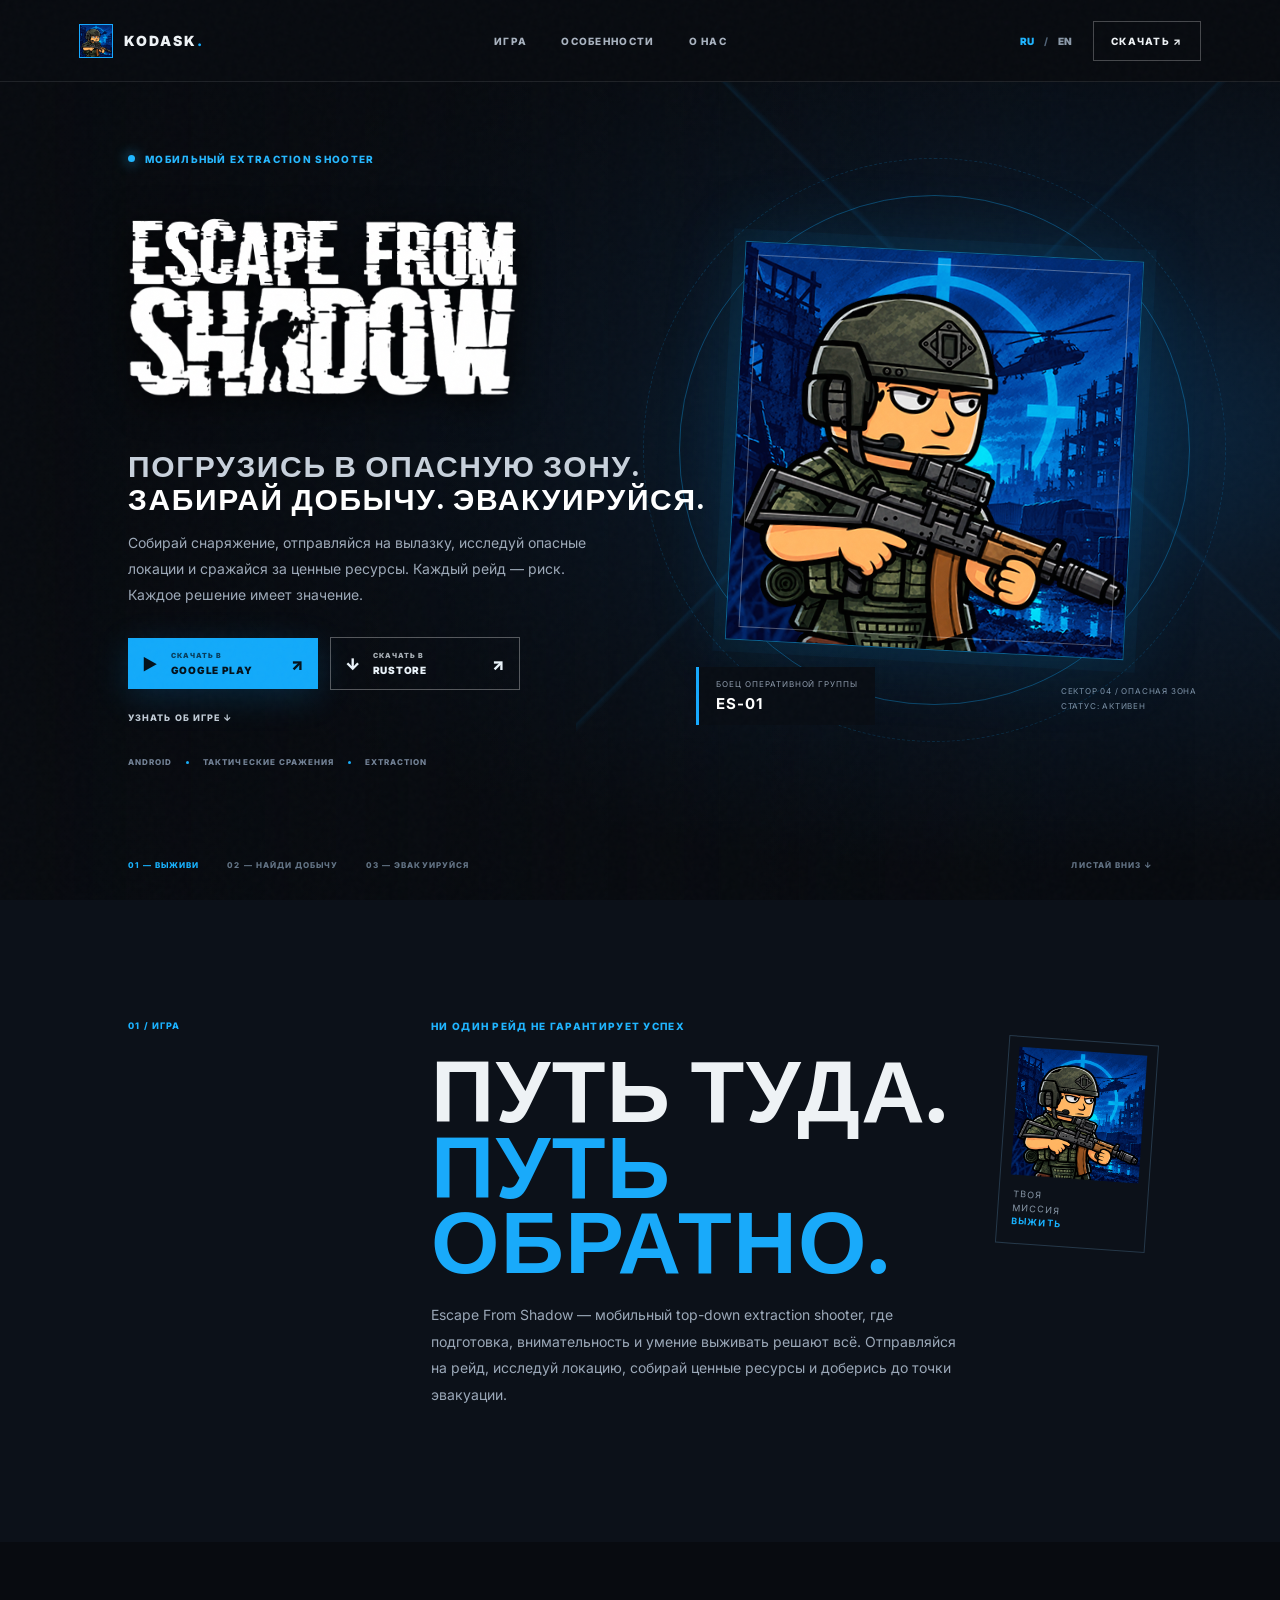
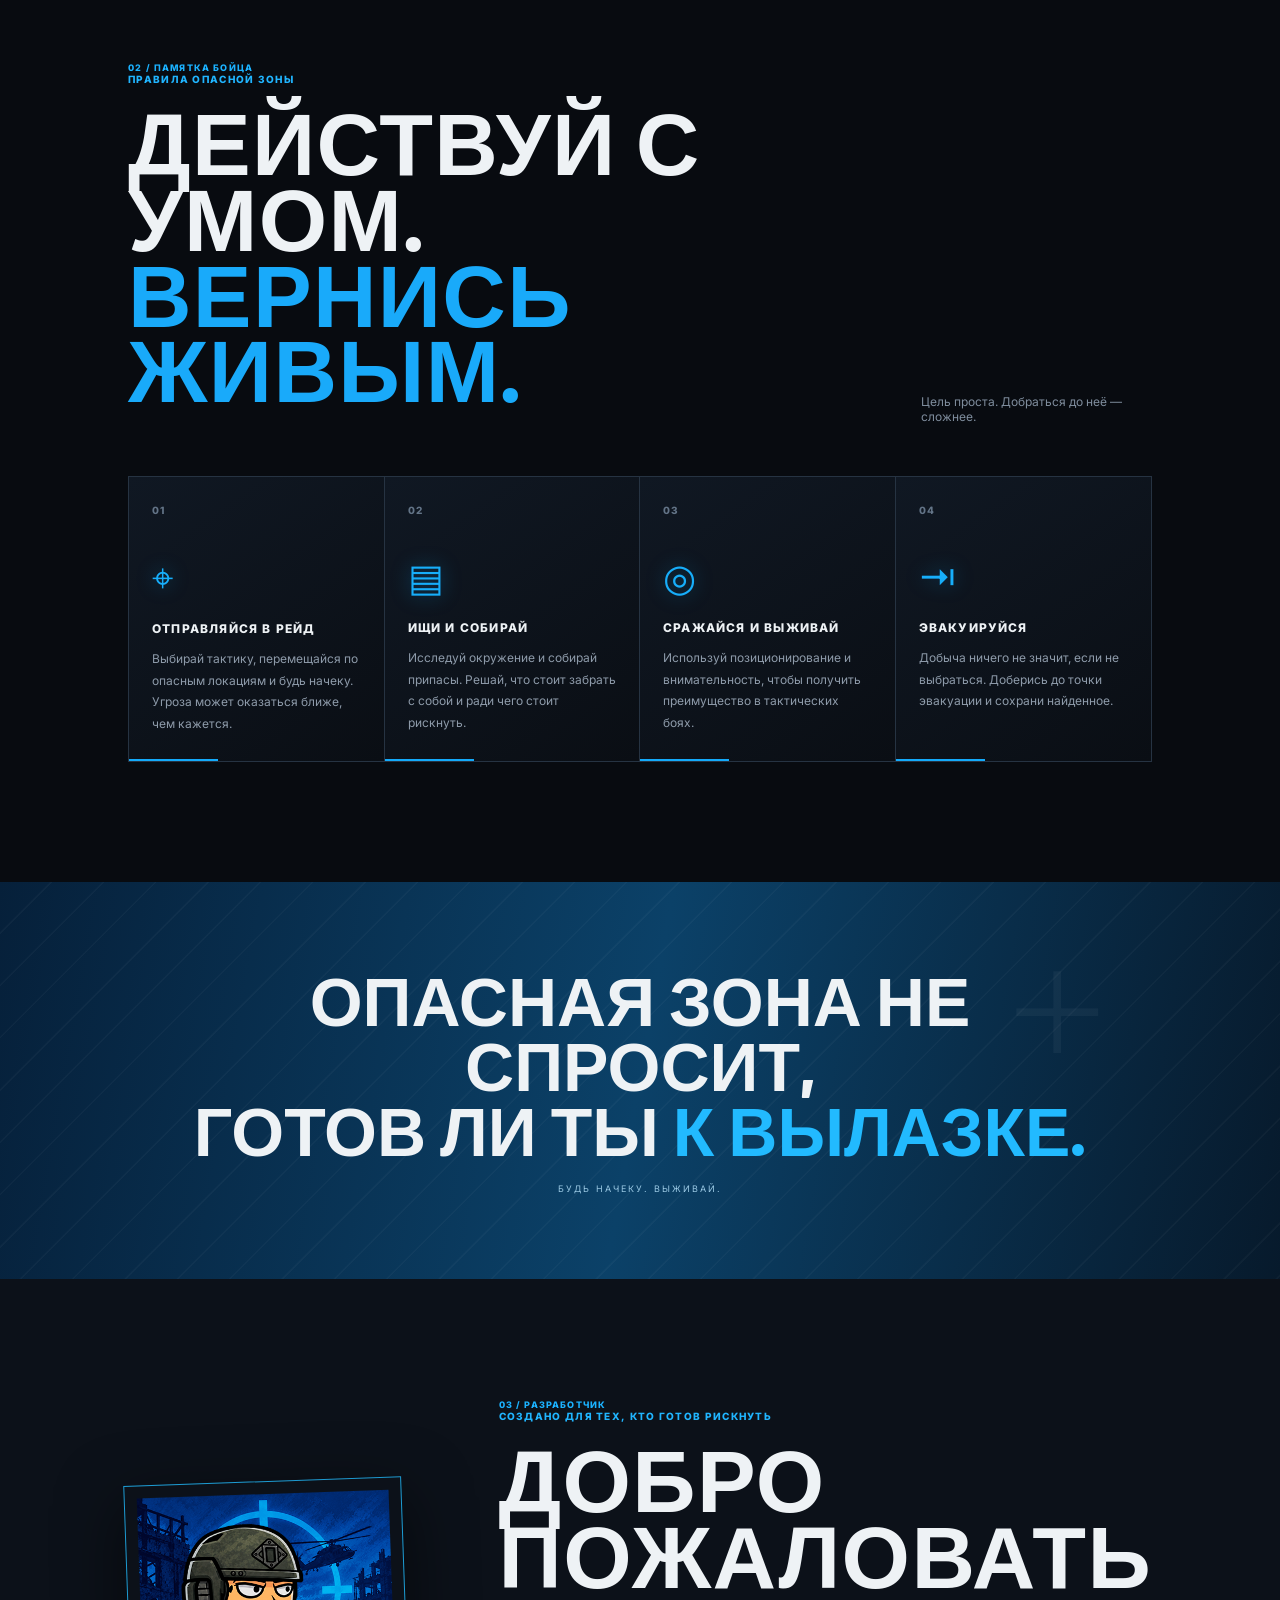
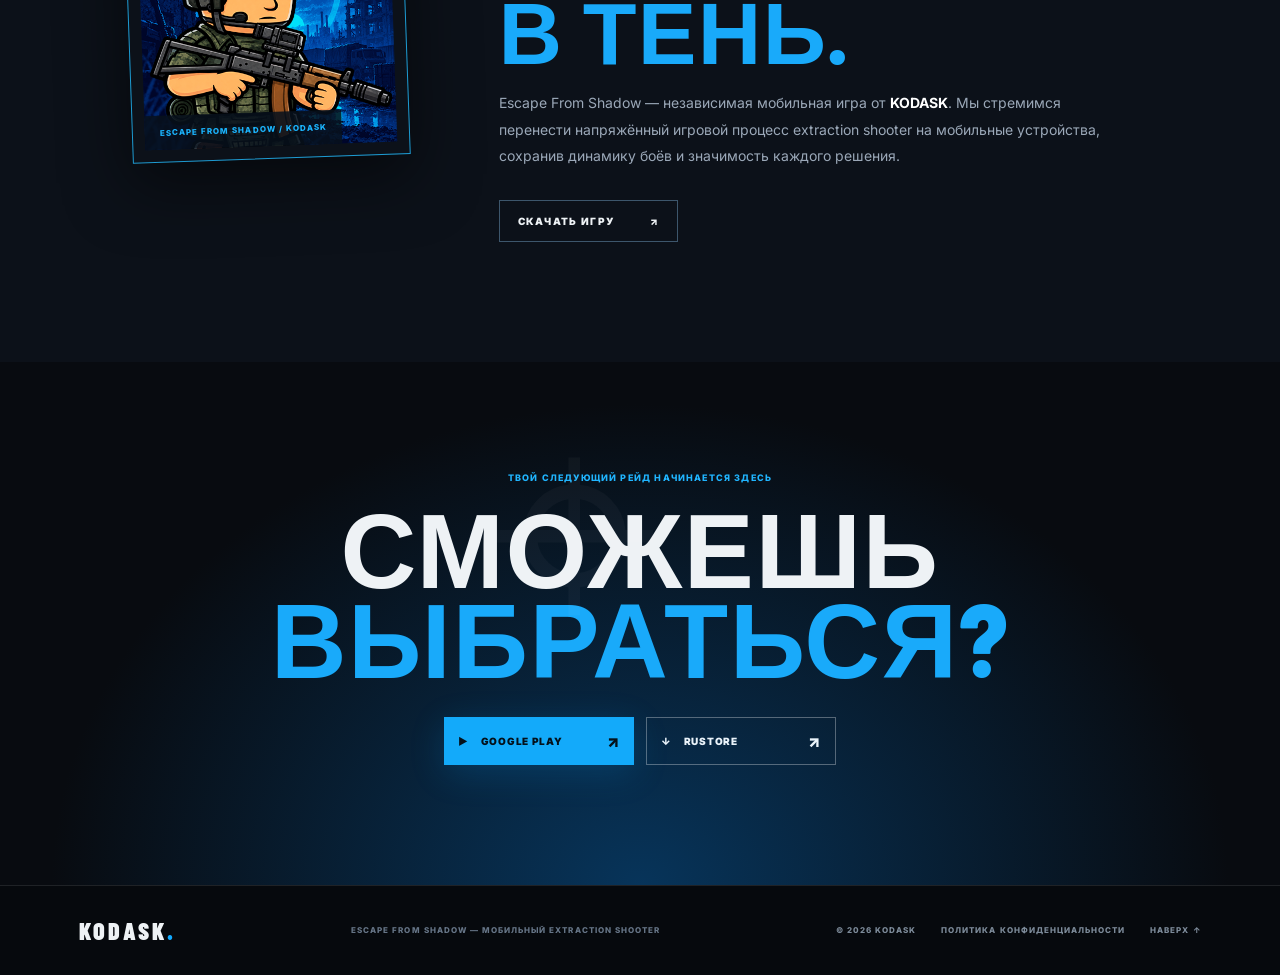
<file: index.html>
<!DOCTYPE html>
<html lang="ru">
<head>
    <meta charset="UTF-8">
    <meta name="viewport" content="width=device-width, initial-scale=1">
    <meta name="theme-color" content="#080b10">

    <title>Escape From Shadow — KODASK</title>

    <meta name="description" content="Escape From Shadow — мобильный extraction shooter. Собирай снаряжение, отправляйся в опасную зону, добывай ресурсы и эвакуируйся.">

    <meta property="og:type" content="website">
    <meta property="og:title" content="Escape From Shadow — KODASK">
    <meta property="og:description" content="Погрузись в опасную зону. Забирай добычу. Эвакуируйся.">
    <meta property="og:image" content="assets/app-icon.png">

    <link rel="icon" href="assets/app-icon.png">
    <link rel="stylesheet" href="style.css">

    <link rel="preconnect" href="https://fonts.googleapis.com">
    <link rel="preconnect" href="https://fonts.gstatic.com" crossorigin>
    <link href="https://fonts.googleapis.com/css2?family=Barlow+Condensed:wght@500;600;700;800;900&family=Inter:wght@400;500;600;700;800&display=swap" rel="stylesheet">
</head>

<body>

<div class="noise"></div>

<header class="topbar">

    <a class="brand" href="#top">
        <img src="assets/app-icon.png" alt="KODASK">
        <span>KODASK<span class="blue">.</span></span>
    </a>

    <nav>
        <a href="#game" data-i18n="navGame">ИГРА</a>
        <a href="#features" data-i18n="navFeatures">ОСОБЕННОСТИ</a>
        <a href="#about" data-i18n="navAbout">О НАС</a>
    </nav>

    <div class="header-right">

        <div class="language-switch">
            <button class="lang-button active" data-lang="ru">RU</button>
            <span>/</span>
            <button class="lang-button" data-lang="en">EN</button>
        </div>

        <a class="nav-cta" href="https://play.google.com/store/apps/details?id=com.kodask.escapefromshadow" target="_blank" rel="noopener" data-i18n="download">
            GOOGLE PLAY ↗
        </a>

    </div>

</header>


<main id="top">

    <!-- HERO -->

    <section class="hero">

        <div class="hero-grid"></div>

        <div class="hero-copy">

            <div class="eyebrow">
                <span class="pulse"></span>
                <span data-i18n="eyebrow">МОБИЛЬНЫЙ EXTRACTION SHOOTER</span>
            </div>

            <img class="wordmark" src="assets/logo.png" alt="Escape From Shadow">

            <h1 class="hero-lead" data-i18n="heroTitle">
                ПОГРУЗИСЬ В ОПАСНУЮ ЗОНУ.
                <strong>ЗАБИРАЙ ДОБЫЧУ. ЭВАКУИРУЙСЯ.</strong>
            </h1>

            <p class="hero-description" data-i18n="heroDescription">
                Собирай снаряжение, отправляйся на вылазку, исследуй опасные локации и сражайся за ценные ресурсы. Каждый рейд — риск. Каждое решение имеет значение.
            </p>

            <div class="hero-actions">

				<a class="button button-primary"
                   href="https://play.google.com/store/apps/details?id=com.kodask.escapefromshadow"
                   target="_blank" rel="noopener">

                    <span class="store-icon">▶</span>
                    <span>
                        <small data-i18n="getOn">СКАЧАТЬ В</small>
                        GOOGLE PLAY
                    </span>
                    <span class="arrow">↗</span>

                </a>

                <a class="button button-secondary"
                   href="https://www.rustore.ru/catalog/app/com.kodask.escapefromshadow"
                   target="_blank" rel="noopener">

                    <span class="store-icon">↓</span>
                    <span>
                        <small data-i18n="getOn">СКАЧАТЬ В</small>
                        RUSTORE
                    </span>
                    <span class="arrow">↗</span>

                </a>

            </div>

            <a class="text-link" href="#game">
                <span data-i18n="discover">УЗНАТЬ ОБ ИГРЕ</span> ↓
            </a>

            <div class="hero-meta">
                <span>ANDROID</span>
                <i></i>
                <span data-i18n="metaCombat">ТАКТИЧЕСКИЕ СРАЖЕНИЯ</span>
                <i></i>
                <span>EXTRACTION</span>
            </div>

        </div>


        <div class="hero-art">

            <div class="target target-one"></div>
            <div class="target target-two"></div>

            <div class="art-frame">
                <img src="assets/app-icon.png" alt="Escape From Shadow">
            </div>

            <div class="art-label">
                <span data-i18n="operative">БОЕЦ ОПЕРАТИВНОЙ ГРУППЫ</span>
                <b>ES-01</b>
            </div>

            <div class="coordinates" data-i18n="coordinates">
                СЕКТОР 04 / ОПАСНАЯ ЗОНА<br>
                СТАТУС: АКТИВЕН
            </div>

        </div>


        <div class="hero-bottom">
            <span data-i18n="step1">01 — ВЫЖИВИ</span>
            <span data-i18n="step2">02 — НАЙДИ ДОБЫЧУ</span>
            <span data-i18n="step3">03 — ЭВАКУИРУЙСЯ</span>
            <span class="scroll-note" data-i18n="scroll">ЛИСТАЙ ВНИЗ ↓</span>
        </div>

    </section>


    <!-- GAME -->

    <section class="intro section" id="game">

        <div class="section-index">01 / <span data-i18n="gameLabel">ИГРА</span></div>

        <div class="intro-content">

            <p class="kicker" data-i18n="gameKicker">
                НИ ОДИН РЕЙД НЕ ГАРАНТИРУЕТ УСПЕХ
            </p>

            <h2 data-i18n="gameTitle">
                ПУТЬ ТУДА.<br>
                <em>ПУТЬ ОБРАТНО.</em>
            </h2>

            <p class="intro-text" data-i18n="gameDescription">
                Escape From Shadow — мобильный top-down extraction shooter, где подготовка, внимательность и умение выживать решают всё. Отправляйся на рейд, исследуй локацию, собирай ценные ресурсы и доберись до точки эвакуации.
            </p>

        </div>

        <div class="intro-stamp">
            <img src="assets/app-icon.png" alt="">
            <span data-i18n="stamp">
                ТВОЯ<br>МИССИЯ<br><b>ВЫЖИТЬ</b>
            </span>
        </div>

    </section>


    <!-- FEATURES -->

    <section class="features section" id="features">

        <div class="section-heading">

            <div>

                <div class="section-index">02 / <span data-i18n="manual">ПАМЯТКА БОЙЦА</span></div>

                <p class="kicker" data-i18n="rules">
                    ПРАВИЛА ОПАСНОЙ ЗОНЫ
                </p>

                <h2 data-i18n="featuresTitle">
                    ДЕЙСТВУЙ С УМОМ.<br>
                    <em>ВЕРНИСЬ ЖИВЫМ.</em>
                </h2>

            </div>

            <p class="heading-note" data-i18n="headingNote">
                Цель проста. Добраться до неё — сложнее.
            </p>

        </div>


        <div class="feature-grid">

            <article class="feature-card">

                <div class="feature-number">01</div>
                <div class="feature-symbol">⌖</div>

                <h3 data-i18n="feature1Title">ОТПРАВЛЯЙСЯ В РЕЙД</h3>

                <p data-i18n="feature1Text">
                    Выбирай тактику, перемещайся по опасным локациям и будь начеку. Угроза может оказаться ближе, чем кажется.
                </p>

                <span class="card-line"></span>

            </article>


            <article class="feature-card">

                <div class="feature-number">02</div>
                <div class="feature-symbol">▤</div>

                <h3 data-i18n="feature2Title">ИЩИ И СОБИРАЙ</h3>

                <p data-i18n="feature2Text">
                    Исследуй окружение и собирай припасы. Решай, что стоит забрать с собой и ради чего стоит рискнуть.
                </p>

                <span class="card-line"></span>

            </article>


            <article class="feature-card">

                <div class="feature-number">03</div>
                <div class="feature-symbol">◎</div>

                <h3 data-i18n="feature3Title">СРАЖАЙСЯ И ВЫЖИВАЙ</h3>

                <p data-i18n="feature3Text">
                    Используй позиционирование и внимательность, чтобы получить преимущество в тактических боях.
                </p>

                <span class="card-line"></span>

            </article>


            <article class="feature-card">

                <div class="feature-number">04</div>
                <div class="feature-symbol">⇥</div>

                <h3 data-i18n="feature4Title">ЭВАКУИРУЙСЯ</h3>

                <p data-i18n="feature4Text">
                    Добыча ничего не значит, если не выбраться. Доберись до точки эвакуации и сохрани найденное.
                </p>

                <span class="card-line"></span>

            </article>

        </div>

    </section>


    <!-- QUOTE -->

    <section class="quote-band">

        <div class="quote-cross">+</div>

        <p data-i18n="quote">
            ОПАСНАЯ ЗОНА НЕ СПРОСИТ,<br>
            ГОТОВ ЛИ ТЫ <em>К ВЫЛАЗКЕ.</em>
        </p>

        <span data-i18n="quoteSub">
            БУДЬ НАЧЕКУ. ВЫЖИВАЙ.
        </span>

    </section>


    <!-- ABOUT -->

    <section class="about section" id="about">

        <div class="about-image">

            <img src="assets/app-icon.png" alt="Escape From Shadow">

            <div class="image-tag">
                ESCAPE FROM SHADOW / KODASK
            </div>

        </div>


        <div class="about-copy">

            <div class="section-index">03 / <span data-i18n="developer">РАЗРАБОТЧИК</span></div>

            <p class="kicker" data-i18n="aboutKicker">
                СОЗДАНО ДЛЯ ТЕХ, КТО ГОТОВ РИСКНУТЬ
            </p>

            <h2 data-i18n="aboutTitle">
                ДОБРО ПОЖАЛОВАТЬ<br>
                <em>В ТЕНЬ.</em>
            </h2>

            <p data-i18n="aboutDescription">
                Escape From Shadow — независимая мобильная игра от <strong>KODASK</strong>. Мы стремимся перенести напряжённый игровой процесс extraction shooter на мобильные устройства, сохранив динамику боёв и значимость каждого решения.
            </p>

            <a class="outline-link"
               href="https://play.google.com/store/apps/details?id=com.kodask.escapefromshadow"
               target="_blank" rel="noopener">

                <span data-i18n="getGame">СКАЧАТЬ ИГРУ</span> ↗

            </a>

        </div>

    </section>


    <!-- FINAL CTA -->

    <section class="final-cta">

        <div class="final-crosshair">⌖</div>

        <p class="kicker" data-i18n="finalKicker">
            ТВОЙ СЛЕДУЮЩИЙ РЕЙД НАЧИНАЕТСЯ ЗДЕСЬ
        </p>

        <h2 data-i18n="finalTitle">
            СМОЖЕШЬ<br>
            <em>ВЫБРАТЬСЯ?</em>
        </h2>

        <div class="final-buttons">
		
			<a class="button button-primary"
               href="https://play.google.com/store/apps/details?id=com.kodask.escapefromshadow"
               target="_blank" rel="noopener">

                <span>▶</span>
                <span>GOOGLE PLAY</span>
                <span class="arrow">↗</span>

            </a>

            <a class="button button-secondary"
               href="https://www.rustore.ru/catalog/app/com.kodask.escapefromshadow"
               target="_blank" rel="noopener">

                <span>↓</span>
                <span>RUSTORE</span>
                <span class="arrow">↗</span>

            </a>

        </div>

    </section>

</main>


<footer>

    <a class="footer-brand" href="#top">
        KODASK<span>.</span>
    </a>

    <p>
        ESCAPE FROM SHADOW —
        <span data-i18n="footerDescription">МОБИЛЬНЫЙ EXTRACTION SHOOTER</span>
    </p>

    <div class="footer-right">
        <span>© <span id="year"></span> KODASK</span>
		<a href="privacy.html" data-i18n="privacyPolicy"> Privacy Policy</a>
        <a href="#top" data-i18n="backTop">НАВЕРХ ↑</a>
    </div>

</footer>


<script src="script.js"></script>

</body>
</html>
</file>
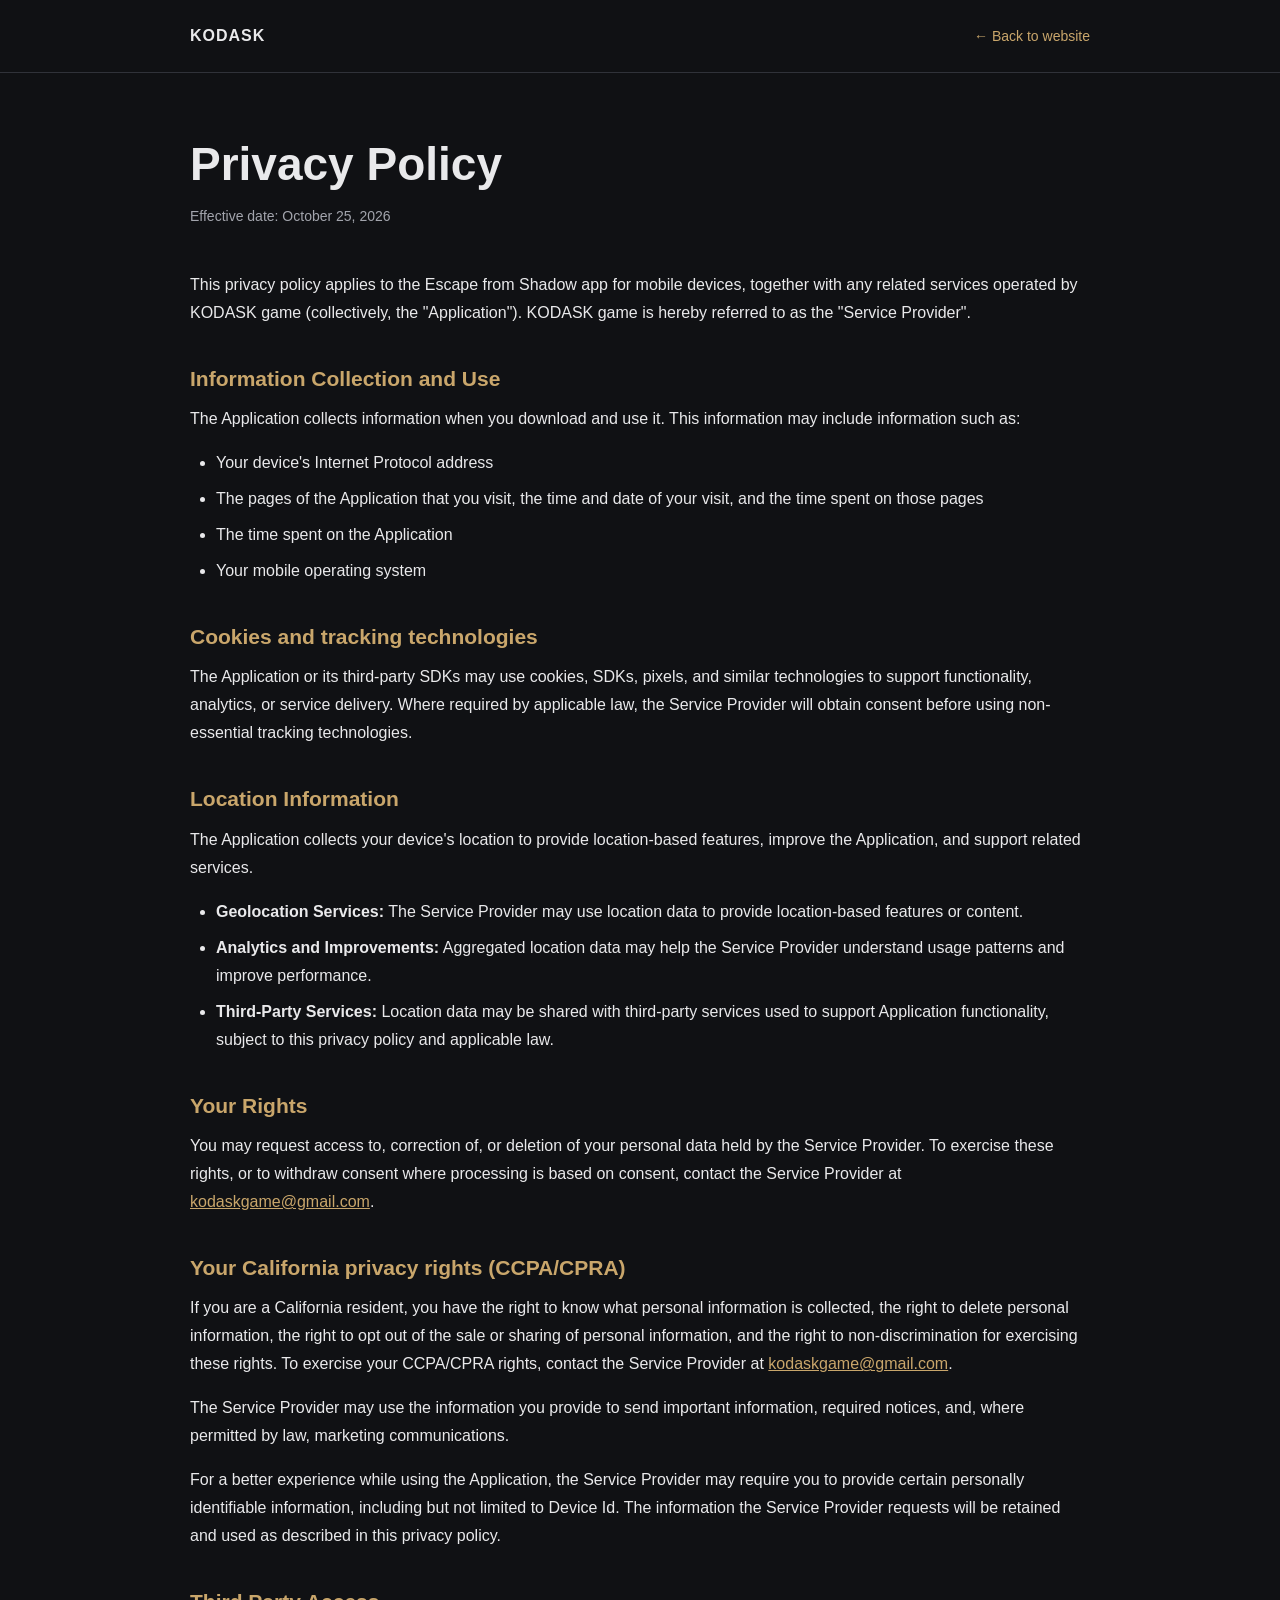
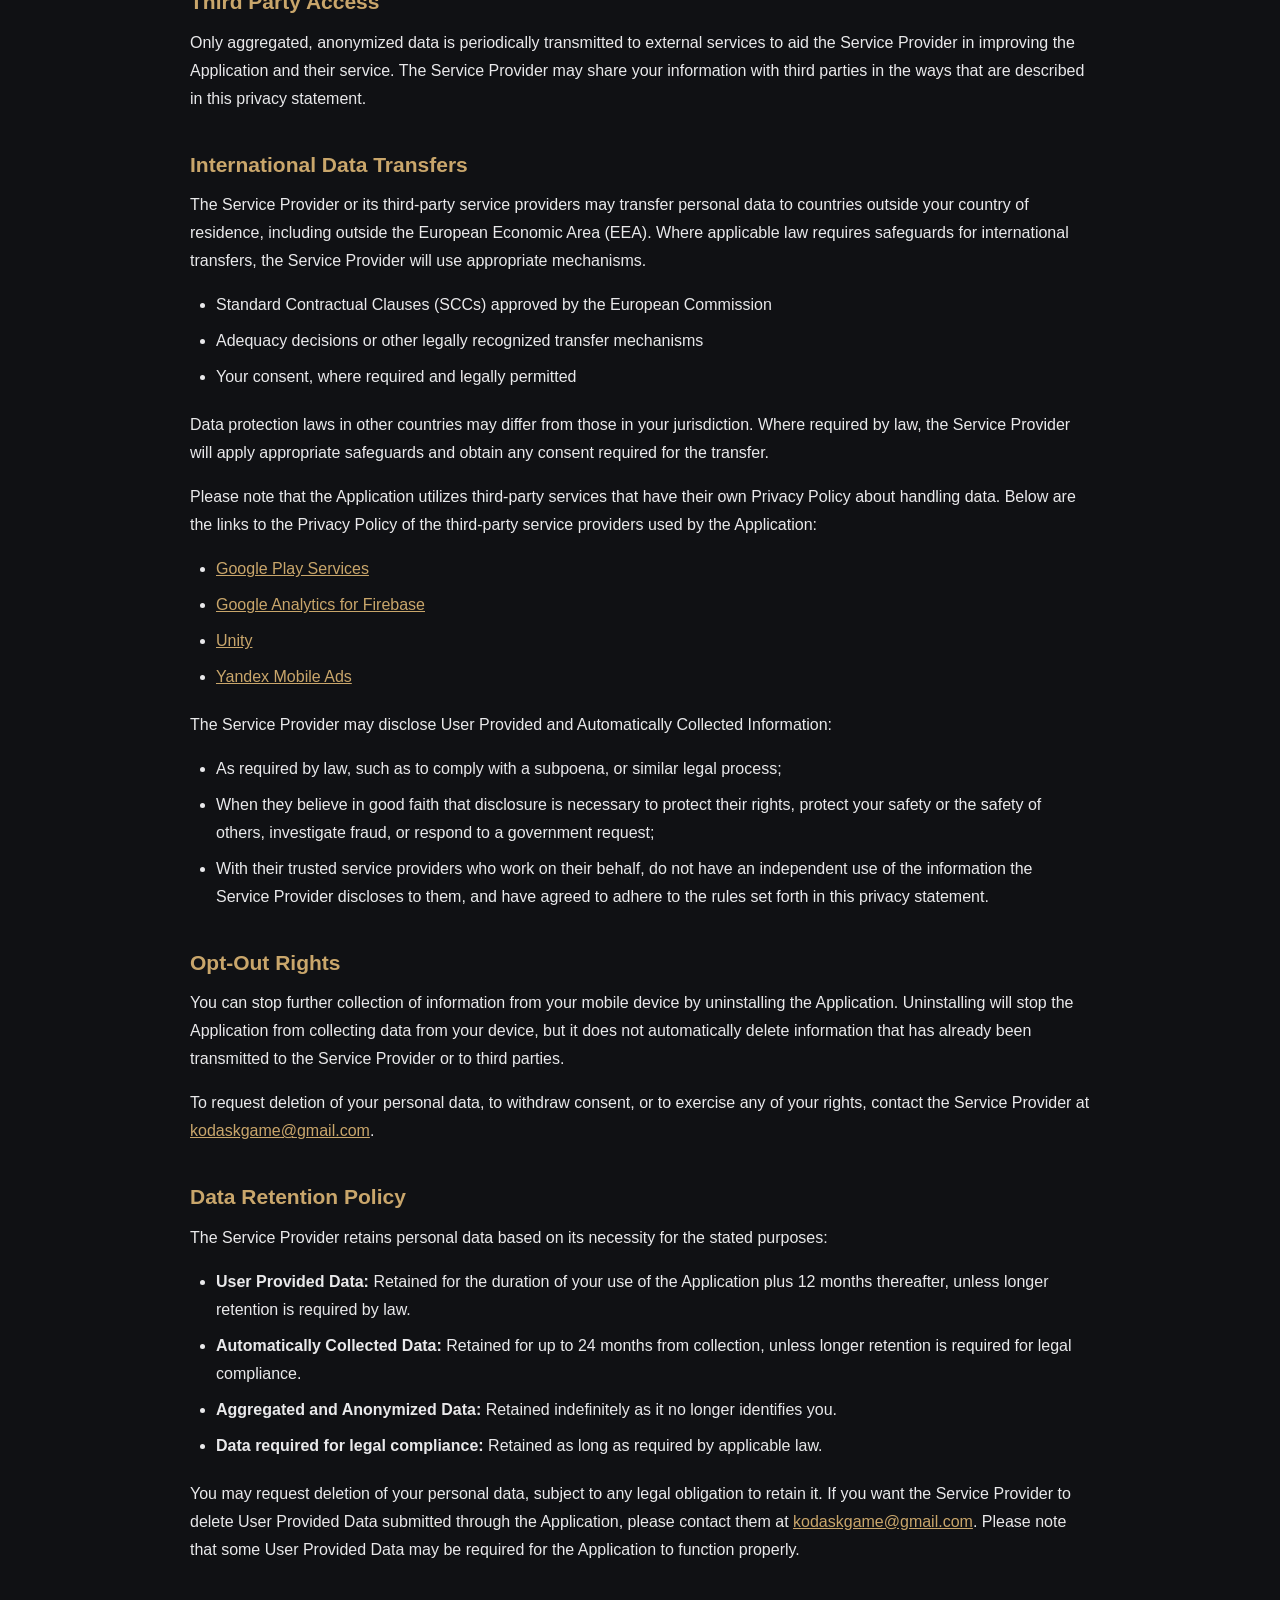
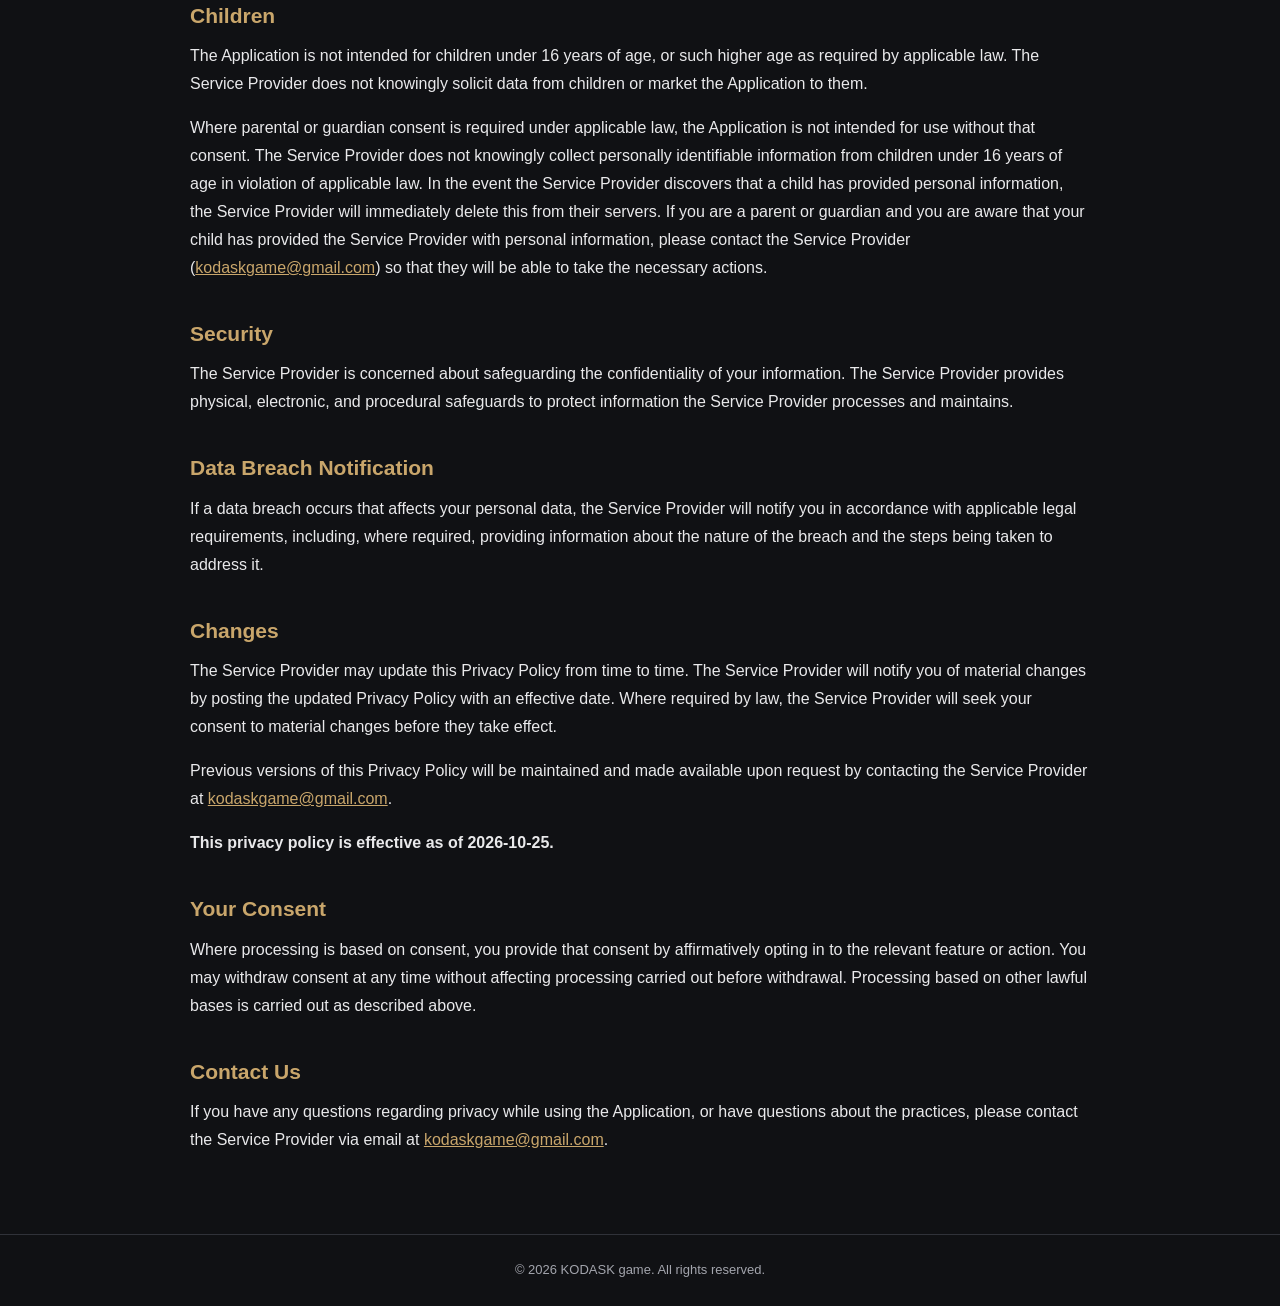
<file: privacy.html>
<!DOCTYPE html>
<html lang="en">
<head>
    <meta charset="UTF-8">
    <meta name="viewport" content="width=device-width, initial-scale=1.0">
    <meta name="description" content="Privacy Policy for Escape from Shadow by KODASK game.">
    <meta name="robots" content="index, follow">
    <title>Privacy Policy — Escape from Shadow</title>
    <style>
        :root {
            color-scheme: dark;
            --bg: #101114;
            --surface: #191b20;
            --text: #e9e9eb;
            --muted: #a3a5ad;
            --accent: #c9a66b;
            --border: #303239;
        }

        * {
            box-sizing: border-box;
        }

        body {
            margin: 0;
            padding: 0;
            background: var(--bg);
            color: var(--text);
            font-family: Arial, Helvetica, sans-serif;
            font-size: 16px;
            line-height: 1.75;
        }

        header {
            border-bottom: 1px solid var(--border);
            padding: 22px 24px;
        }

        .header-inner {
            max-width: 900px;
            margin: 0 auto;
            display: flex;
            align-items: center;
            justify-content: space-between;
            gap: 20px;
        }

        .brand {
            color: var(--text);
            text-decoration: none;
            font-weight: 700;
            letter-spacing: 1px;
        }

        .back-link {
            color: var(--accent);
            text-decoration: none;
            font-size: 14px;
        }

        .back-link:hover,
        a:hover {
            opacity: 0.8;
        }

        main {
            width: min(900px, calc(100% - 40px));
            margin: 64px auto 80px;
        }

        h1 {
            margin: 0 0 12px;
            font-size: clamp(32px, 5vw, 46px);
            line-height: 1.2;
        }

        .effective-date {
            color: var(--muted);
            margin-bottom: 42px;
            font-size: 14px;
        }

        h2 {
            margin: 38px 0 12px;
            font-size: 21px;
            line-height: 1.35;
            color: var(--accent);
        }

        p {
            margin: 0 0 16px;
        }

        ul {
            margin: 12px 0 20px;
            padding-left: 26px;
        }

        li {
            margin-bottom: 8px;
        }

        a {
            color: var(--accent);
            overflow-wrap: anywhere;
        }

        footer {
            border-top: 1px solid var(--border);
            padding: 24px;
            text-align: center;
            color: var(--muted);
            font-size: 13px;
        }

        @media (max-width: 600px) {
            header {
                padding: 18px 20px;
            }

            .header-inner {
                align-items: flex-start;
            }

            main {
                margin-top: 40px;
                margin-bottom: 56px;
            }

            h2 {
                font-size: 19px;
            }
        }
    </style>
</head>
<body>

<header>
    <div class="header-inner">
        <a class="brand" href="./">KODASK</a>
        <a class="back-link" href="./">← Back to website</a>
    </div>
</header>

<main>
    <h1>Privacy Policy</h1>
    <p class="effective-date">Effective date: October 25, 2026</p>

    <p>
        This privacy policy applies to the Escape from Shadow app for mobile devices,
        together with any related services operated by KODASK game (collectively,
        the "Application"). KODASK game is hereby referred to as the "Service Provider".
    </p>

    <h2>Information Collection and Use</h2>
    <p>
        The Application collects information when you download and use it.
        This information may include information such as:
    </p>
    <ul>
        <li>Your device's Internet Protocol address</li>
        <li>The pages of the Application that you visit, the time and date of your visit, and the time spent on those pages</li>
        <li>The time spent on the Application</li>
        <li>Your mobile operating system</li>
    </ul>

    <h2>Cookies and tracking technologies</h2>
    <p>
        The Application or its third-party SDKs may use cookies, SDKs, pixels,
        and similar technologies to support functionality, analytics, or service delivery.
        Where required by applicable law, the Service Provider will obtain consent
        before using non-essential tracking technologies.
    </p>

    <h2>Location Information</h2>
    <p>
        The Application collects your device's location to provide location-based features,
        improve the Application, and support related services.
    </p>
    <ul>
        <li><strong>Geolocation Services:</strong> The Service Provider may use location data to provide location-based features or content.</li>
        <li><strong>Analytics and Improvements:</strong> Aggregated location data may help the Service Provider understand usage patterns and improve performance.</li>
        <li><strong>Third-Party Services:</strong> Location data may be shared with third-party services used to support Application functionality, subject to this privacy policy and applicable law.</li>
    </ul>

    <h2>Your Rights</h2>
    <p>
        You may request access to, correction of, or deletion of your personal data
        held by the Service Provider. To exercise these rights, or to withdraw consent
        where processing is based on consent, contact the Service Provider at
        <a href="mailto:kodaskgame@gmail.com">kodaskgame@gmail.com</a>.
    </p>

    <h2>Your California privacy rights (CCPA/CPRA)</h2>
    <p>
        If you are a California resident, you have the right to know what personal
        information is collected, the right to delete personal information, the right
        to opt out of the sale or sharing of personal information, and the right to
        non-discrimination for exercising these rights. To exercise your CCPA/CPRA
        rights, contact the Service Provider at
        <a href="mailto:kodaskgame@gmail.com">kodaskgame@gmail.com</a>.
    </p>
    <p>
        The Service Provider may use the information you provide to send important
        information, required notices, and, where permitted by law, marketing communications.
    </p>
    <p>
        For a better experience while using the Application, the Service Provider may
        require you to provide certain personally identifiable information, including
        but not limited to Device Id. The information the Service Provider requests
        will be retained and used as described in this privacy policy.
    </p>

    <h2>Third Party Access</h2>
    <p>
        Only aggregated, anonymized data is periodically transmitted to external services
        to aid the Service Provider in improving the Application and their service.
        The Service Provider may share your information with third parties in the ways
        that are described in this privacy statement.
    </p>

    <h2>International Data Transfers</h2>
    <p>
        The Service Provider or its third-party service providers may transfer personal
        data to countries outside your country of residence, including outside the
        European Economic Area (EEA). Where applicable law requires safeguards for
        international transfers, the Service Provider will use appropriate mechanisms.
    </p>
    <ul>
        <li>Standard Contractual Clauses (SCCs) approved by the European Commission</li>
        <li>Adequacy decisions or other legally recognized transfer mechanisms</li>
        <li>Your consent, where required and legally permitted</li>
    </ul>
    <p>
        Data protection laws in other countries may differ from those in your jurisdiction.
        Where required by law, the Service Provider will apply appropriate safeguards
        and obtain any consent required for the transfer.
    </p>

    <p>
        Please note that the Application utilizes third-party services that have their
        own Privacy Policy about handling data. Below are the links to the Privacy
        Policy of the third-party service providers used by the Application:
    </p>
    <ul>
        <li><a href="https://www.google.com/policies/privacy/" target="_blank" rel="noopener noreferrer">Google Play Services</a></li>
        <li><a href="https://firebase.google.com/support/privacy" target="_blank" rel="noopener noreferrer">Google Analytics for Firebase</a></li>
        <li><a href="https://unity3d.com/legal/privacy-policy" target="_blank" rel="noopener noreferrer">Unity</a></li>
        <li><a href="https://yandex.com/legal/international_ads_privacy/en/" target="_blank" rel="noopener noreferrer">Yandex Mobile Ads</a></li>
    </ul>

    <p>
        The Service Provider may disclose User Provided and Automatically Collected Information:
    </p>
    <ul>
        <li>As required by law, such as to comply with a subpoena, or similar legal process;</li>
        <li>When they believe in good faith that disclosure is necessary to protect their rights, protect your safety or the safety of others, investigate fraud, or respond to a government request;</li>
        <li>With their trusted service providers who work on their behalf, do not have an independent use of the information the Service Provider discloses to them, and have agreed to adhere to the rules set forth in this privacy statement.</li>
    </ul>

    <h2>Opt-Out Rights</h2>
    <p>
        You can stop further collection of information from your mobile device by
        uninstalling the Application. Uninstalling will stop the Application from
        collecting data from your device, but it does not automatically delete
        information that has already been transmitted to the Service Provider or
        to third parties.
    </p>
    <p>
        To request deletion of your personal data, to withdraw consent, or to exercise
        any of your rights, contact the Service Provider at
        <a href="mailto:kodaskgame@gmail.com">kodaskgame@gmail.com</a>.
    </p>

    <h2>Data Retention Policy</h2>
    <p>
        The Service Provider retains personal data based on its necessity for the stated purposes:
    </p>
    <ul>
        <li><strong>User Provided Data:</strong> Retained for the duration of your use of the Application plus 12 months thereafter, unless longer retention is required by law.</li>
        <li><strong>Automatically Collected Data:</strong> Retained for up to 24 months from collection, unless longer retention is required for legal compliance.</li>
        <li><strong>Aggregated and Anonymized Data:</strong> Retained indefinitely as it no longer identifies you.</li>
        <li><strong>Data required for legal compliance:</strong> Retained as long as required by applicable law.</li>
    </ul>
    <p>
        You may request deletion of your personal data, subject to any legal obligation
        to retain it. If you want the Service Provider to delete User Provided Data
        submitted through the Application, please contact them at
        <a href="mailto:kodaskgame@gmail.com">kodaskgame@gmail.com</a>.
        Please note that some User Provided Data may be required for the Application
        to function properly.
    </p>

    <h2>Children</h2>
    <p>
        The Application is not intended for children under 16 years of age, or such
        higher age as required by applicable law. The Service Provider does not
        knowingly solicit data from children or market the Application to them.
    </p>
    <p>
        Where parental or guardian consent is required under applicable law, the
        Application is not intended for use without that consent. The Service Provider
        does not knowingly collect personally identifiable information from children
        under 16 years of age in violation of applicable law. In the event the Service
        Provider discovers that a child has provided personal information, the Service
        Provider will immediately delete this from their servers. If you are a parent
        or guardian and you are aware that your child has provided the Service Provider
        with personal information, please contact the Service Provider
        (<a href="mailto:kodaskgame@gmail.com">kodaskgame@gmail.com</a>) so that they
        will be able to take the necessary actions.
    </p>

    <h2>Security</h2>
    <p>
        The Service Provider is concerned about safeguarding the confidentiality of
        your information. The Service Provider provides physical, electronic, and
        procedural safeguards to protect information the Service Provider processes
        and maintains.
    </p>

    <h2>Data Breach Notification</h2>
    <p>
        If a data breach occurs that affects your personal data, the Service Provider
        will notify you in accordance with applicable legal requirements, including,
        where required, providing information about the nature of the breach and the
        steps being taken to address it.
    </p>

    <h2>Changes</h2>
    <p>
        The Service Provider may update this Privacy Policy from time to time.
        The Service Provider will notify you of material changes by posting the
        updated Privacy Policy with an effective date. Where required by law,
        the Service Provider will seek your consent to material changes before
        they take effect.
    </p>
    <p>
        Previous versions of this Privacy Policy will be maintained and made
        available upon request by contacting the Service Provider at
        <a href="mailto:kodaskgame@gmail.com">kodaskgame@gmail.com</a>.
    </p>

    <p><strong>This privacy policy is effective as of 2026-10-25.</strong></p>

    <h2>Your Consent</h2>
    <p>
        Where processing is based on consent, you provide that consent by affirmatively
        opting in to the relevant feature or action. You may withdraw consent at any
        time without affecting processing carried out before withdrawal. Processing
        based on other lawful bases is carried out as described above.
    </p>

    <h2>Contact Us</h2>
    <p>
        If you have any questions regarding privacy while using the Application,
        or have questions about the practices, please contact the Service Provider
        via email at <a href="mailto:kodaskgame@gmail.com">kodaskgame@gmail.com</a>.
    </p>
</main>

<footer>
    © 2026 KODASK game. All rights reserved.
</footer>

</body>
</html>
</file>
<file: style.css>
* {
    box-sizing: border-box;
}

html,
body {
    width: 100%;
    max-width: 100%;
}

img {
    max-width: 100%;
}

main,
section,
header,
footer {
    min-width: 0;
}

h1,
h2,
h3,
p {
    overflow-wrap: break-word;
}

html {
    scroll-behavior: smooth;
}

body {
    margin: 0;
    background: #080b10;
    color: #eef2f5;
    font-family: 'Inter', Arial, sans-serif;
    overflow-x: hidden;
}

a {
    color: inherit;
    text-decoration: none;
}

button {
    font: inherit;
}

.noise {
    position: fixed;
    inset: 0;
    pointer-events: none;
    z-index: 10;
    opacity: .045;
    background-image: url("data:image/svg+xml,%3Csvg viewBox='0 0 180 180' xmlns='http://www.w3.org/2000/svg'%3E%3Cfilter id='n'%3E%3CfeTurbulence type='fractalNoise' baseFrequency='.9' numOctaves='3' stitchTiles='stitch'/%3E%3C/filter%3E%3Crect width='100%25' height='100%25' filter='url(%23n)' opacity='.45'/%3E%3C/svg%3E");
}

/* HEADER */

.topbar {
    height: 82px;
    padding: 0 6.2%;
    display: flex;
    align-items: center;
    justify-content: space-between;
    border-bottom: 1px solid #ffffff18;
    background: #080b10;
    position: absolute;
    z-index: 5;
    top: 0;
    left: 0;
    width: 100%;
}

.brand {
    display: flex;
    align-items: center;
    gap: 11px;
    font-weight: 900;
    letter-spacing: .14em;
    font-size: 14px;
}

.brand img {
    width: 34px;
    height: 34px;
    object-fit: cover;
    border: 1px solid #16a9ff;
}

.blue,
.footer-brand span {
    color: #11aaff;
}

.topbar nav {
    display: flex;
    gap: 34px;
}

.topbar nav a,
.nav-cta,
.hero-meta,
.eyebrow,
.hero-bottom,
.section-index,
.kicker,
.feature-number,
.feature-card h3,
.image-tag,
footer p,
.footer-right {
    font-size: 10px;
    font-weight: 800;
    letter-spacing: .13em;
}

.topbar nav a {
    color: #a9b3c0;
    transition: .2s;
}

.topbar nav a:hover {
    color: #20b5ff;
}

.header-right {
    display: flex;
    align-items: center;
    gap: 18px;
}

.language-switch {
    display: flex;
    align-items: center;
    gap: 7px;
    color: #526477;
    font-size: 10px;
    font-weight: 800;
}

.lang-button {
    border: none;
    background: none;
    color: #8c9aaa;
    padding: 7px 3px;
    cursor: pointer;
    font-size: 10px;
    font-weight: 900;
}

.lang-button.active,
.lang-button:hover {
    color: #20b5ff;
}

.nav-cta {
    border: 1px solid #ffffff40;
    padding: 13px 17px;
    transition: .2s;
}

.nav-cta:hover {
    background: #12a9f5;
    color: #06111a;
    border-color: #12a9f5;
}

/* HERO */

.hero {
    min-height: 780px;
    height: 100vh;
    max-height: 980px;
    position: relative;
    display: flex;
    align-items: center;
    padding: 120px 10% 100px;
    overflow: hidden;
    background: radial-gradient(
        ellipse at 78% 48%,
        #092c4b 0%,
        #0a1726 28%,
        #080b10 66%
    );
}

.hero:before {
    content: "";
    position: absolute;
    inset: 0;
    background:
        linear-gradient(90deg, #080b10 0%, #080b10ee 39%, transparent 100%),
        repeating-linear-gradient(0deg, transparent 0 79px, #ffffff08 80px),
        repeating-linear-gradient(90deg, transparent 0 79px, #ffffff08 80px);
    mask-image: linear-gradient(90deg, #000, transparent 95%);
}

.hero-grid {
    position: absolute;
    right: 0;
    top: 0;
    width: 55%;
    height: 100%;
    background:
        linear-gradient(135deg, transparent 45%, #0785d31a 45.2%, transparent 45.7%),
        linear-gradient(45deg, transparent 60%, #0785d31c 60.2%, transparent 60.7%);
}

.hero-copy {
    position: relative;
    z-index: 2;
    width: 58%;
    max-width: 690px;
}

.eyebrow {
    color: #26b8ff;
    display: flex;
    align-items: center;
    gap: 10px;
    margin-bottom: 26px;
}

.pulse {
    width: 7px;
    height: 7px;
    border-radius: 50%;
    background: #20b7ff;
    box-shadow: 0 0 13px #20b7ff;
}

.wordmark {
    width: min(100%, 570px);
    height: auto;
    max-height: 230px;
    object-fit: contain;
    object-position: left center;
    display: block;
    margin-left: -7px;
    filter: drop-shadow(0 6px 18px #000);
}

.hero-lead {
    font-family: 'Barlow Condensed', sans-serif;
    font-size: clamp(20px, 2.5vw, 30px);
    line-height: 1.12;
    letter-spacing: .055em;
    margin: 28px 0 14px;
    color: #c8d1dc;
    font-weight: 700;
}

.hero-lead strong {
    display: block;
    color: #fff;
}

.hero-description {
    max-width: 480px;
    color: #9da9b8;
    font-size: 14px;
    line-height: 1.85;
}

.hero-actions {
    display: flex;
    align-items: center;
    gap: 12px;
    flex-wrap: wrap;
    margin-top: 30px;
}

.button {
    display: inline-flex;
    align-items: center;
    gap: 12px;
    padding: 13px 14px;
    min-width: 190px;
    font-size: 10px;
    font-weight: 900;
    letter-spacing: .07em;
    transition: .2s;
}

.button-primary {
    background: #13aafa;
    color: #04111b;
    box-shadow: 0 8px 35px #008fe833;
}

.button-primary:hover {
    background: #65ceff;
    transform: translateY(-3px);
}

.button-secondary {
    border: 1px solid #ffffff50;
    color: #eaf3fa;
}

.button-secondary:hover {
    border-color: #13aafa;
    color: #24b8ff;
    transform: translateY(-3px);
}

.button small {
    display: block;
    font-size: 7px;
    letter-spacing: .15em;
    opacity: .7;
    margin-bottom: 4px;
}

.store-icon {
    font-size: 16px;
}

.arrow {
    margin-left: auto;
    font-size: 16px;
}

.text-link {
    display: inline-block;
    margin-top: 22px;
    font-size: 9px;
    font-weight: 800;
    letter-spacing: .12em;
    color: #c1ccd7;
}

.text-link:hover {
    color: #20b5ff;
}

.hero-meta {
    display: flex;
    align-items: center;
    gap: 14px;
    color: #738397;
    margin-top: 32px;
    font-size: 8px;
}

.hero-meta i {
    width: 3px;
    height: 3px;
    background: #18aefa;
    border-radius: 50%;
}

/* HERO ART */

.hero-art {
    position: absolute;
    right: 8%;
    top: 16%;
    width: 38%;
    height: 68%;
    max-width: 550px;
    display: grid;
    place-items: center;
}

.art-frame {
    position: relative;
    width: min(82%, 440px);
    aspect-ratio: 1;
    z-index: 1;
    border: 1px solid #13aafa80;
    box-shadow:
        0 0 0 12px #13aafa0b,
        0 0 80px #0789d333;
    transform: rotate(3deg);
    background: #061b2b;
    overflow: hidden;
}

.art-frame:before {
    content: "";
    position: absolute;
    z-index: 2;
    inset: 12px;
    border: 1px solid #ffffff4d;
    pointer-events: none;
}

.art-frame img {
    width: 100%;
    height: 100%;
    object-fit: cover;
    transform: scale(1.02);
}

.target {
    position: absolute;
    border: 1px solid #14aaff55;
    border-radius: 50%;
    aspect-ratio: 1;
}

.target-one {
    width: 105%;
}

.target-two {
    width: 120%;
    border-style: dashed;
    opacity: .5;
}

.art-label {
    position: absolute;
    z-index: 3;
    bottom: 5%;
    left: 1%;
    background: #080d14;
    border-left: 3px solid #16aaff;
    padding: 12px 17px;
    font-size: 8px;
    letter-spacing: .12em;
    color: #8d9aab;
}

.art-label b {
    display: block;
    color: #fff;
    font-size: 15px;
    margin-top: 5px;
}

.coordinates {
    position: absolute;
    right: -4%;
    bottom: 7%;
    font-size: 8px;
    line-height: 1.8;
    letter-spacing: .1em;
    color: #7f94a9;
}

.hero-bottom {
    position: absolute;
    bottom: 30px;
    left: 10%;
    right: 10%;
    display: flex;
    gap: 28px;
    color: #637486;
    font-size: 8px;
}

.hero-bottom span:first-child {
    color: #18b3ff;
}

.scroll-note {
    margin-left: auto;
}

/* GENERAL SECTIONS */

.section {
    padding: 120px 10%;
    position: relative;
}

.section-index {
    color: #1bb2ff;
    font-size: 9px;
}

.kicker {
    color: #20b5ff;
    margin: 0 0 18px;
}

.intro {
    display: grid;
    grid-template-columns: 1fr 2fr 150px;
    gap: 35px;
    align-items: start;
    background: #0c1119;
}

.intro-content {
    max-width: 650px;
}

.intro h2,
.section h2,
.final-cta h2 {
    font-family: 'Barlow Condensed', sans-serif;
    font-size: clamp(52px, 7vw, 88px);
    line-height: .86;
    letter-spacing: .015em;
    margin: 0 0 25px;
    font-weight: 800;
}

.intro h2 em,
.section h2 em,
.final-cta h2 em {
    font-style: normal;
    color: #19aafa;
}

.intro-text,
.about-copy > p:not(.kicker) {
    color: #9ba8b8;
    font-size: 14px;
    line-height: 1.9;
    max-width: 610px;
}

.intro-stamp {
    border: 1px solid #26394a;
    padding: 10px;
    transform: rotate(4deg);
    margin-top: 20px;
}

.intro-stamp img {
    width: 100%;
    display: block;
}

.intro-stamp span {
    display: block;
    font-size: 9px;
    line-height: 1.5;
    letter-spacing: .12em;
    padding: 12px 4px 5px;
    color: #8796a6;
}

.intro-stamp b {
    color: #18b2ff;
}

/* FEATURES */

.features {
    background: #080b10;
}

.section-heading {
    display: flex;
    justify-content: space-between;
    align-items: end;
    margin-bottom: 45px;
}

.heading-note {
    color: #7f8d9d;
    font-size: 12px;
    margin-bottom: 7px;
}

.feature-grid {
    display: grid;
    grid-template-columns: repeat(4, 1fr);
    border: 1px solid #263342;
}

.feature-card {
    min-height: 280px;
    padding: 27px 23px;
    position: relative;
    background: linear-gradient(145deg, #101823, #0a0e14);
    border-right: 1px solid #263342;
    overflow: hidden;
    transition: .25s;
}

.feature-card:last-child {
    border-right: 0;
}

.feature-card:hover {
    background: linear-gradient(145deg, #102b40, #0b131d);
    transform: translateY(-5px);
}

.feature-number {
    color: #637487;
}

.feature-symbol {
    font-size: 38px;
    color: #17aefa;
    margin: 38px 0 20px;
    text-shadow: 0 0 20px #0c9be966;
}

.feature-card h3 {
    font-size: 12px;
    letter-spacing: .1em;
    margin: 0 0 12px;
}

.feature-card p {
    font-size: 12px;
    line-height: 1.8;
    color: #8e9baa;
    margin: 0;
}

.card-line {
    position: absolute;
    bottom: 0;
    left: 0;
    width: 35%;
    height: 2px;
    background: #14aafa;
}

/* QUOTE */

.quote-band {
    padding: 85px 10%;
    text-align: center;
    background: linear-gradient(100deg, #06203a, #0b4168 50%, #071a2c);
    position: relative;
    overflow: hidden;
}

.quote-band:before {
    content: "";
    position: absolute;
    inset: 0;
    background: repeating-linear-gradient(
        135deg,
        transparent 0 35px,
        #ffffff08 36px 37px
    );
}

.quote-band p {
    position: relative;
    font-family: 'Barlow Condensed', sans-serif;
    font-size: clamp(38px, 6vw, 68px);
    font-weight: 800;
    line-height: .95;
    margin: 0;
}

.quote-band em {
    font-style: normal;
    color: #22baff;
}

.quote-band span {
    position: relative;
    display: block;
    font-size: 9px;
    letter-spacing: .22em;
    color: #9bc9e4;
    margin-top: 22px;
}

.quote-cross {
    position: absolute;
    right: 13%;
    top: 20px;
    font-size: 190px;
    line-height: 1;
    color: #ffffff0b;
    font-weight: 200;
}

/* ABOUT */

.about {
    display: grid;
    grid-template-columns: 1fr 1fr;
    gap: 9%;
    align-items: center;
    background: #0c1119;
}

.about-image {
    position: relative;
    border: 1px solid #1d9bd2;
    padding: 12px;
    transform: rotate(-2deg);
    box-shadow: 0 20px 65px #0008;
}

.about-image img {
    width: 100%;
    display: block;
}

.image-tag {
    position: absolute;
    bottom: 12px;
    left: 12px;
    background: #07111cdd;
    padding: 12px 15px;
    color: #1bb5ff;
    font-size: 8px;
}

.about-copy h2 {
    margin-bottom: 23px;
}

.about-copy > p:not(.kicker) {
    margin-bottom: 30px;
}

.about-copy strong {
    color: #fff;
}

.outline-link {
    display: inline-flex;
    gap: 35px;
    align-items: center;
    border: 1px solid #3d566c;
    padding: 14px 18px;
    font-size: 10px;
    font-weight: 900;
    letter-spacing: .13em;
    transition: .2s;
}

.outline-link:hover {
    background: #12a9f5;
    color: #06111a;
    border-color: #12a9f5;
}

/* FINAL CTA */

.final-cta {
    text-align: center;
    padding: 110px 20px 120px;
    background: radial-gradient(
        ellipse at 50% 100%,
        #07345a 0%,
        #080b10 65%
    );
    position: relative;
    overflow: hidden;
}

.final-cta .kicker {
    font-size: 9px;
}

.final-cta h2 {
    font-size: clamp(60px, 9vw, 105px);
    margin-bottom: 35px;
}

.final-buttons {
    display: flex;
    justify-content: center;
    gap: 12px;
    flex-wrap: wrap;
}

.final-crosshair {
    position: absolute;
    font-size: 300px;
    line-height: 1;
    color: #ffffff08;
    left: calc(50% - 150px);
    top: 15px;
}

/* FOOTER */

footer {
    padding: 30px 6.2%;
    border-top: 1px solid #ffffff1a;
    display: flex;
    align-items: center;
    justify-content: space-between;
    gap: 20px;
    background: #06090d;
}

.footer-brand {
    font-family: 'Barlow Condensed', sans-serif;
    font-size: 24px;
    font-weight: 900;
    letter-spacing: .12em;
}

footer p {
    color: #667587;
    font-size: 8px;
}

.footer-right {
    display: flex;
    gap: 25px;
    color: #7d8b9a;
    font-size: 8px;
}

.footer-right a:hover {
    color: #1bb2ff;
}

/* TABLET */

@media (max-width: 900px) {

    .hero {
        padding-left: 7%;
        padding-right: 7%;
    }

    .hero-copy {
        width: 62%;
    }

    .hero-art {
        right: 3%;
        width: 39%;
    }

    .section {
        padding: 90px 7%;
    }

    .intro {
        grid-template-columns: 1fr 2.5fr;
    }

    .intro-stamp {
        display: none;
    }

    .feature-grid {
        grid-template-columns: repeat(2, 1fr);
    }

    .feature-card:nth-child(2) {
        border-right: 0;
    }

    .feature-card:nth-child(-n+2) {
        border-bottom: 1px solid #263342;
    }

    .hero-bottom {
        left: 7%;
        right: 7%;
    }

}


/* MOBILE */

@media (max-width: 650px) {

    /* HEADER */

    .topbar {
        height: 68px;
        padding: 0 5%;
    }

    .brand {
        font-size: 12px;
        gap: 7px;
        flex-shrink: 0;
    }

    .brand img {
        width: 30px;
        height: 30px;
    }

    .topbar nav {
        display: none;
    }

    .header-right {
        gap: 8px;
        min-width: 0;
    }

    .nav-cta {
        font-size: 8px;
        padding: 10px 8px;
        white-space: nowrap;
    }

    /* HERO */

    .hero {
        height: auto;
        min-height: 0;
        max-height: none;
        display: block;
        padding: 115px 6% 85px;
        overflow: hidden;
        background: radial-gradient(
            ellipse at 50% 75%,
            #092c4b 0%,
            #080b10 65%
        );
    }

    .hero:before {
        background:
            repeating-linear-gradient(
                0deg,
                transparent 0 59px,
                #ffffff08 60px
            ),
            repeating-linear-gradient(
                90deg,
                transparent 0 59px,
                #ffffff08 60px
            );
    }

    .hero-copy {
        width: 100%;
        max-width: 100%;
        min-width: 0;
    }

    .eyebrow {
        font-size: 8px;
        letter-spacing: .09em;
        flex-wrap: wrap;
    }

    .wordmark {
        width: 100%;
        max-height: 130px;
        margin-left: 0;
    }

    .hero-lead {
        font-size: clamp(19px, 5.5vw, 25px);
        line-height: 1.15;
        overflow-wrap: anywhere;
    }

    .hero-description {
        max-width: 100%;
        font-size: 13px;
        line-height: 1.75;
    }

    .hero-actions {
        display: grid;
        grid-template-columns: repeat(2, minmax(0, 1fr));
        gap: 9px;
        width: 100%;
    }

    .button {
        min-width: 0;
        width: 100%;
        padding: 12px 8px;
        gap: 6px;
        font-size: 8px;
        letter-spacing: .035em;
    }

    .button > span {
        min-width: 0;
    }

    .button small {
        font-size: 6px;
    }

    .store-icon {
        font-size: 13px;
        flex-shrink: 0;
    }

    .arrow {
        font-size: 13px;
        flex-shrink: 0;
    }

    .text-link {
        font-size: 8px;
    }

    .hero-meta {
        display: flex;
        flex-wrap: wrap;
        gap: 7px;
        font-size: 7px;
        line-height: 1.7;
        margin-top: 25px;
    }

    .hero-art {
        position: relative;
        top: auto;
        right: auto;
        width: min(78%, 320px);
        height: auto;
        aspect-ratio: 1;
        margin: 35px auto 0;
    }

    .art-frame {
        width: 80%;
    }

    .target-one {
        width: 100%;
    }

    .target-two {
        width: 110%;
    }

    .coordinates {
        right: -8%;
        bottom: 4%;
        max-width: 115px;
        font-size: 6px;
        line-height: 1.6;
        overflow-wrap: anywhere;
    }

    .art-label {
        left: 0;
        bottom: 2%;
        max-width: 65%;
        font-size: 7px;
        padding: 9px;
    }

    .hero-bottom {
        position: absolute;
        left: 6%;
        right: 6%;
        bottom: 20px;
        display: flex;
        flex-wrap: wrap;
        gap: 8px 15px;
        font-size: 7px;
        line-height: 1.5;
    }

    .scroll-note {
        display: none;
    }

    /* GENERAL SECTIONS */

    .section {
        width: 100%;
        padding: 65px 6%;
        min-width: 0;
    }

    .section-index {
        font-size: 8px;
        line-height: 1.6;
    }

    .kicker {
        font-size: 8px;
        line-height: 1.6;
        letter-spacing: .1em;
    }

    .intro {
        display: block;
    }

    .intro-content {
        width: 100%;
        max-width: 100%;
        min-width: 0;
        margin-top: 30px;
    }

    .intro h2,
    .section h2 {
        font-size: clamp(39px, 10.5vw, 56px);
        line-height: .94;
        letter-spacing: 0;
        max-width: 100%;
        overflow-wrap: anywhere;
    }

    .intro-text,
    .about-copy > p:not(.kicker) {
        width: 100%;
        max-width: 100%;
        font-size: 13px;
        line-height: 1.8;
    }

    .intro-stamp {
        display: none;
    }

    /* FEATURES */

    .section-heading {
        display: block;
        width: 100%;
        min-width: 0;
        margin-bottom: 30px;
    }

    .section-heading > div {
        min-width: 0;
    }

    .section-heading h2 {
        font-size: clamp(37px, 10vw, 54px);
        line-height: .96;
        letter-spacing: 0;
    }

    .heading-note {
        max-width: 100%;
        font-size: 11px;
        line-height: 1.7;
        margin-top: 18px;
    }

    .feature-grid {
        width: 100%;
        min-width: 0;
        grid-template-columns: minmax(0, 1fr);
    }

    .feature-card {
        width: 100%;
        min-width: 0;
        min-height: 0;
        padding: 24px 20px 28px;
        border-right: 0;
        border-bottom: 1px solid #263342 !important;
    }

    .feature-card:last-child {
        border-bottom: 0 !important;
    }

    .feature-symbol {
        font-size: 34px;
        margin: 23px 0 13px;
    }

    .feature-card h3 {
        font-size: 11px;
        line-height: 1.5;
        letter-spacing: .08em;
        overflow-wrap: anywhere;
    }

    .feature-card p {
        font-size: 12px;
        line-height: 1.75;
        overflow-wrap: anywhere;
    }

    /* QUOTE */

    .quote-band {
        width: 100%;
        padding: 60px 6%;
    }

    .quote-band p {
        font-size: clamp(32px, 8.5vw, 48px);
        line-height: 1;
        overflow-wrap: anywhere;
    }

    .quote-band span {
        font-size: 8px;
        line-height: 1.7;
        letter-spacing: .15em;
    }

    .quote-cross {
        font-size: 130px;
    }

    /* ABOUT */

    .about {
        display: grid;
        grid-template-columns: minmax(0, 1fr);
        gap: 40px;
    }

    .about-image {
        width: min(88%, 340px);
        max-width: 100%;
        min-width: 0;
        margin: 0 auto;
        padding: 9px;
        transform: none;
    }

    .about-image img {
        width: 100%;
        height: auto;
        display: block;
    }

    .image-tag {
        bottom: 9px;
        left: 9px;
        max-width: calc(100% - 18px);
        font-size: 7px;
        padding: 9px 10px;
    }

    .about-copy {
        width: 100%;
        min-width: 0;
    }

    .about-copy h2 {
        font-size: clamp(38px, 10.5vw, 56px);
        line-height: .96;
        letter-spacing: 0;
        overflow-wrap: anywhere;
    }

    .about-copy > p:not(.kicker) {
        margin-bottom: 25px;
    }

    .outline-link {
        max-width: 100%;
        gap: 20px;
        padding: 13px 15px;
        font-size: 9px;
    }

    /* FINAL CTA */

    .final-cta {
        width: 100%;
        padding: 75px 6%;
    }

    .final-cta .kicker {
        font-size: 8px;
        line-height: 1.7;
        letter-spacing: .1em;
        max-width: 100%;
    }

    .final-cta h2 {
        font-size: clamp(43px, 12vw, 62px);
        line-height: .96;
        letter-spacing: 0;
        margin-bottom: 30px;
        max-width: 100%;
        overflow-wrap: anywhere;
    }

    .final-buttons {
        width: 100%;
        max-width: 430px;
        margin: auto;
        display: grid;
        grid-template-columns: repeat(2, minmax(0, 1fr));
        gap: 9px;
    }

    .final-crosshair {
        font-size: 180px;
        left: calc(50% - 90px);
        top: 10px;
    }

    /* FOOTER */

    footer {
        width: 100%;
        padding: 25px 6%;
        display: flex;
        flex-wrap: wrap;
        gap: 15px;
    }

    .footer-brand {
        width: 100%;
    }

    footer p {
        order: 3;
        width: 100%;
        font-size: 8px;
        line-height: 1.7;
    }

    .footer-right {
        margin-left: 0;
        width: 100%;
        display: flex;
        flex-wrap: wrap;
        gap: 12px 18px;
        font-size: 8px;
    }

    /* ACCESSIBILITY */

    a:focus-visible,
    button:focus-visible {
        outline: 2px solid #20b5ff;
        outline-offset: 4px;
    }
}

/* VERY NARROW PHONES */

@media (max-width: 360px) {

    .topbar {
        padding-left: 4%;
        padding-right: 4%;
    }

    .brand {
        font-size: 11px;
    }

    .nav-cta {
        font-size: 7px;
        padding: 9px 6px;
    }

    .language-switch {
        gap: 4px;
    }

    .hero {
        padding-left: 5%;
        padding-right: 5%;
    }

    .hero-actions,
    .final-buttons {
        grid-template-columns: minmax(0, 1fr);
    }

    .button {
        justify-content: flex-start;
        padding: 12px;
    }

    .section {
        padding-left: 5%;
        padding-right: 5%;
    }

    .intro h2,
    .section h2,
    .about-copy h2 {
        font-size: clamp(35px, 10vw, 43px);
    }

    .section-heading h2 {
        font-size: clamp(34px, 9.5vw, 42px);
    }

    .final-cta h2 {
        font-size: clamp(40px, 11vw, 48px);
    }

    .quote-band {
        padding-left: 5%;
        padding-right: 5%;
    }
}

/* MOBILE FIX: FINAL HEADING AND ART LABEL */

@media (max-width: 650px) {

    /* Финальный заголовок */
    .final-cta h2 {
        font-size: clamp(30px, 8.8vw, 52px);
        line-height: 1;
        white-space: nowrap;
        letter-spacing: -0.02em;
    }

    /* Табличка бойца — под изображением */
    .hero-art {
        margin-bottom: 35px;
    }

    .art-label {
        left: 0;
        bottom: -20px;
        max-width: 75%;
        padding: 6px 9px;
        font-size: clamp(5px, 1.6vw, 7px);
        line-height: 1.4;
        white-space: normal;
        overflow-wrap: anywhere;
    }
}

@media (max-width: 360px) {

    .final-cta h2 {
        font-size: 29px;
    }

    .art-label {
        max-width: 72%;
        font-size: 5px;
        padding: 5px 7px;
    }
}

/* MOBILE FIX: ABOUT HEADING */

@media (max-width: 650px) {
    .about-copy h2 {
        font-size: clamp(26px, 7.5vw, 42px);
        line-height: 1;
        letter-spacing: -0.03em;
        max-width: 100%;
        word-break: keep-all;
        overflow-wrap: normal;
        hyphens: none;
    }

    .about-copy h2 em {
        white-space: nowrap;
    }
}
</file>
